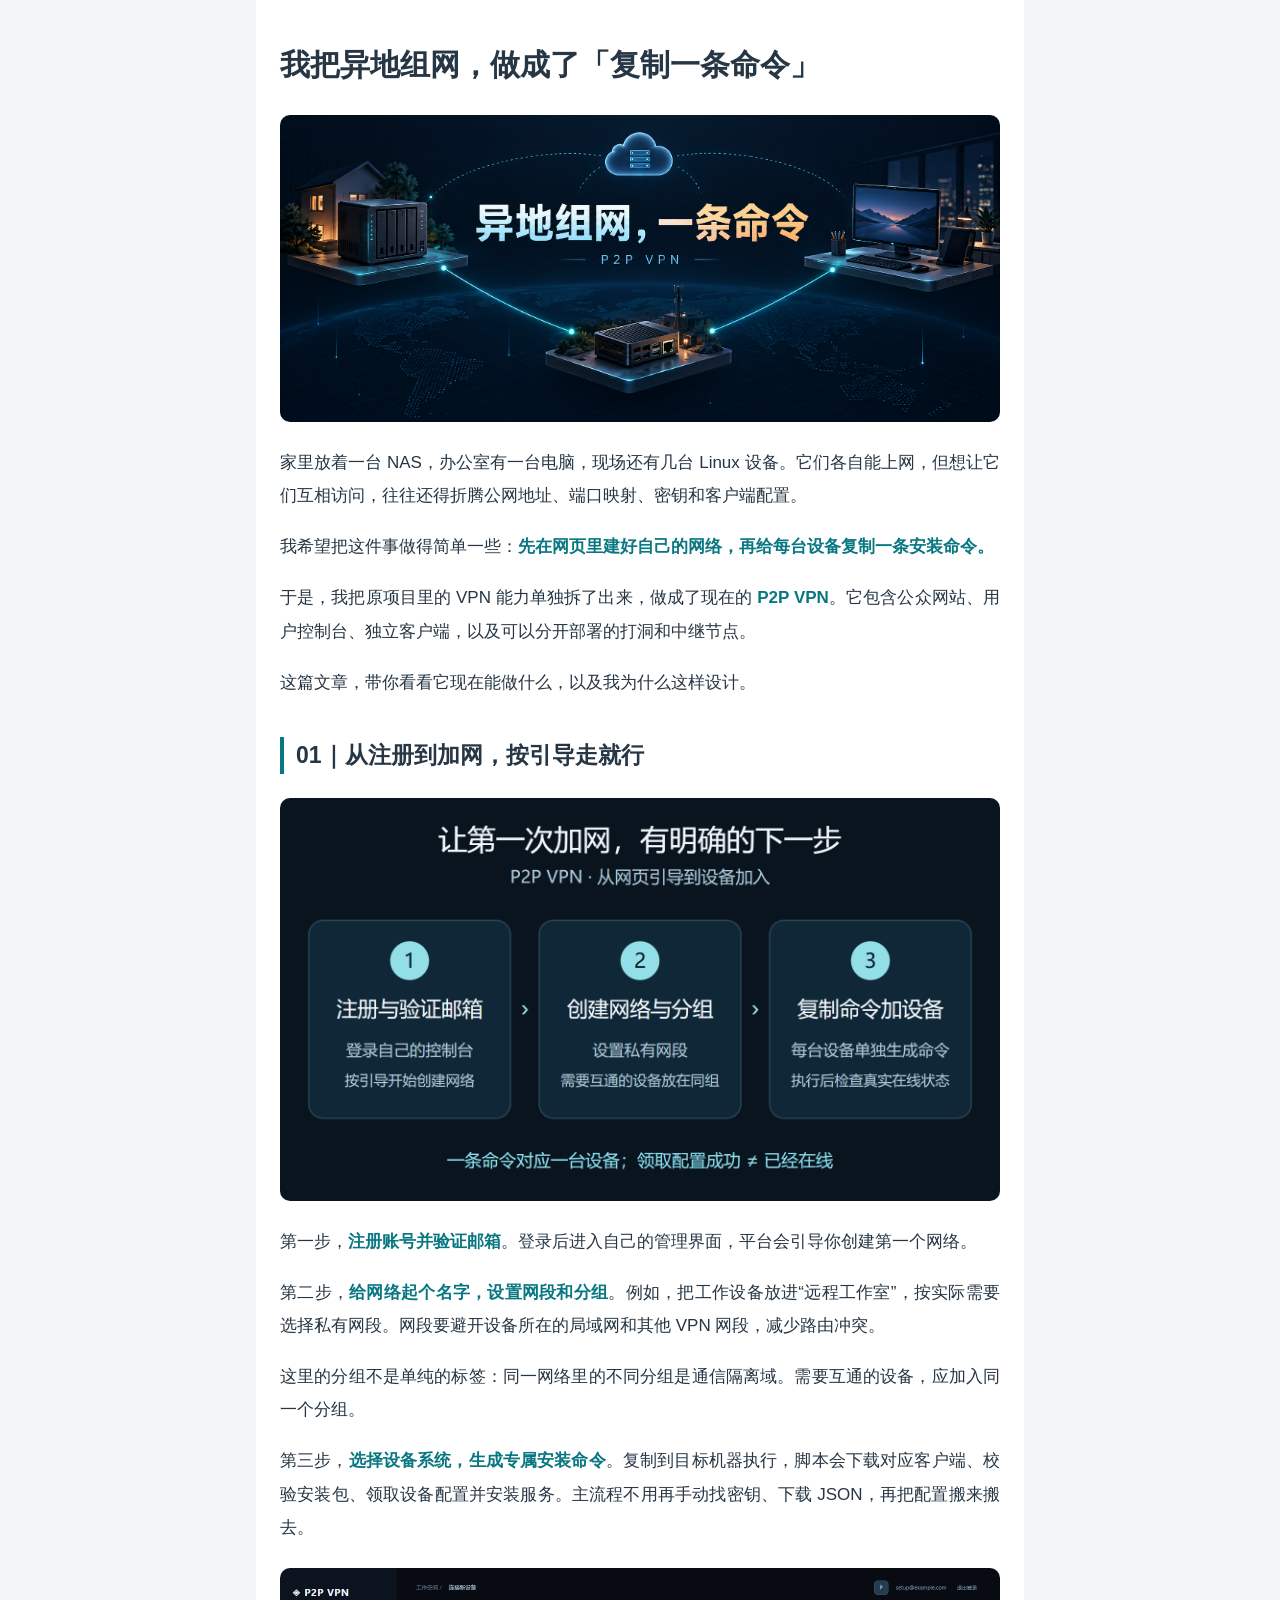
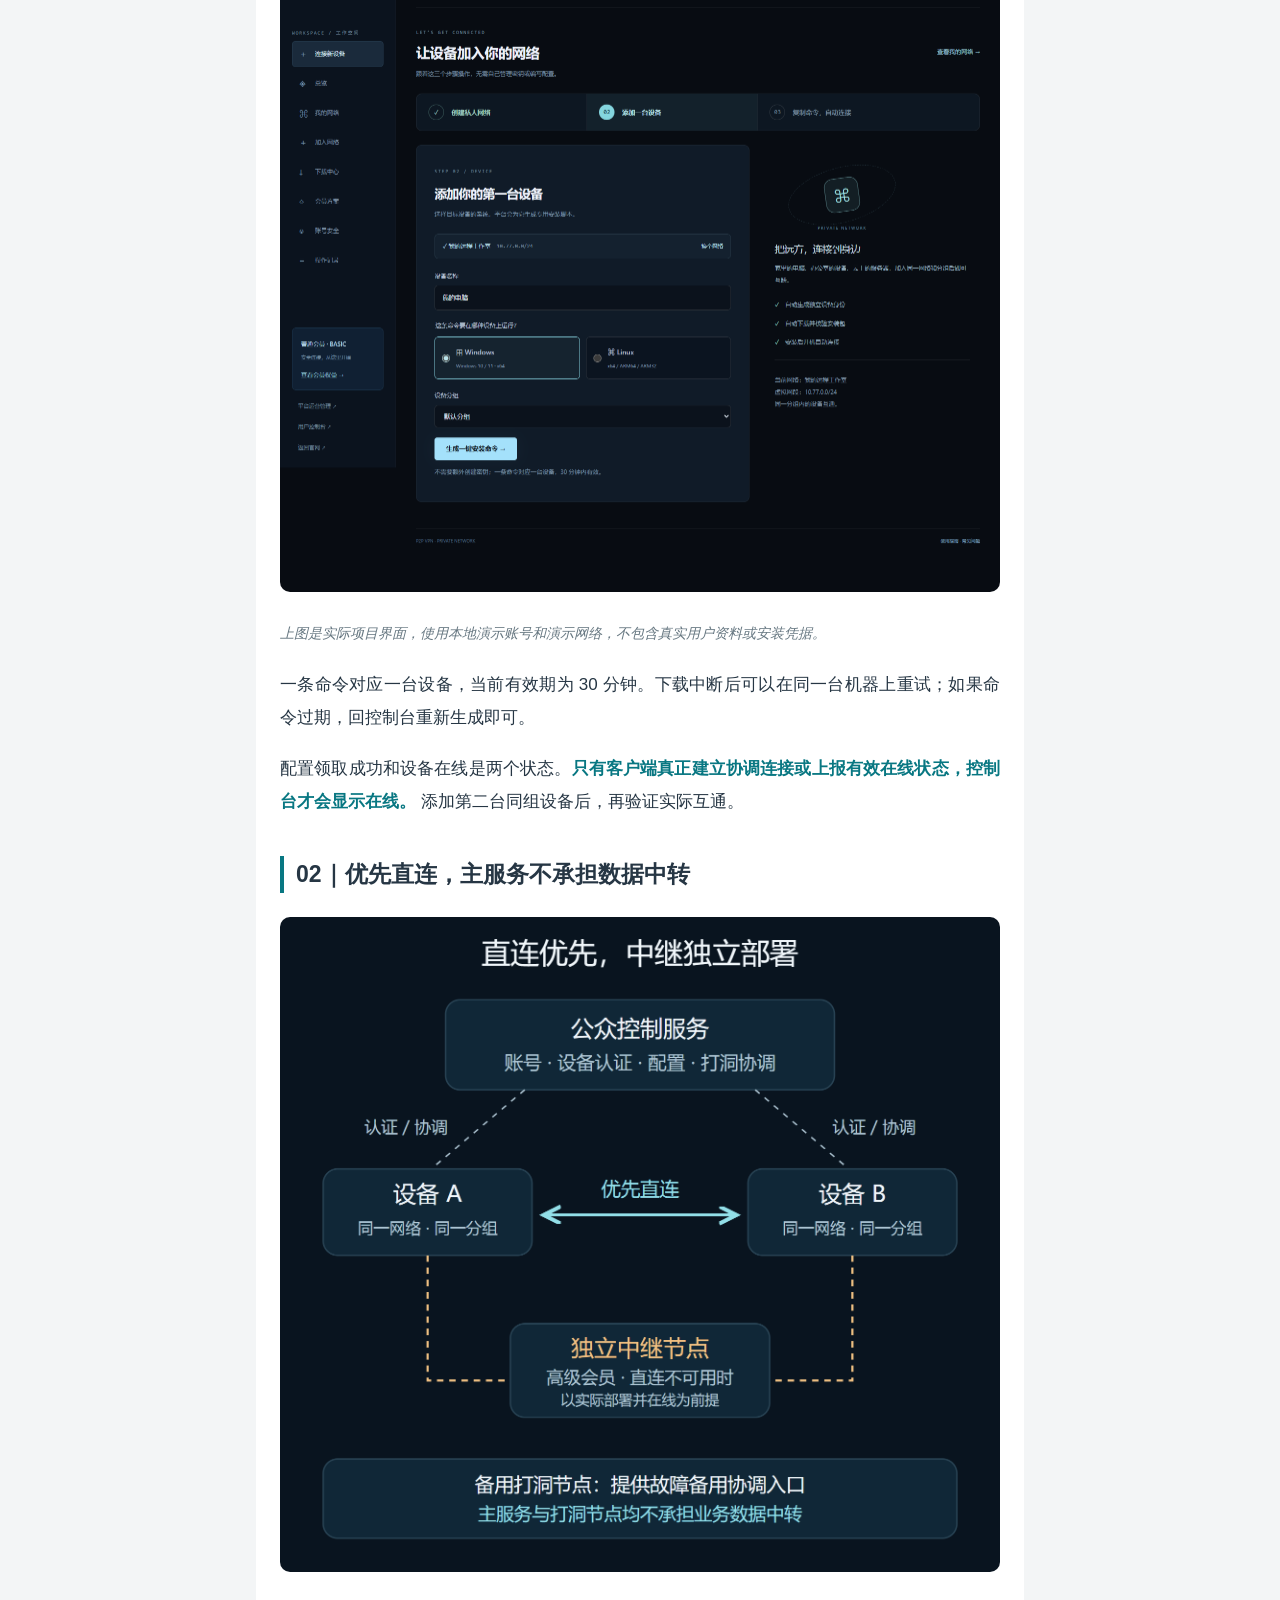
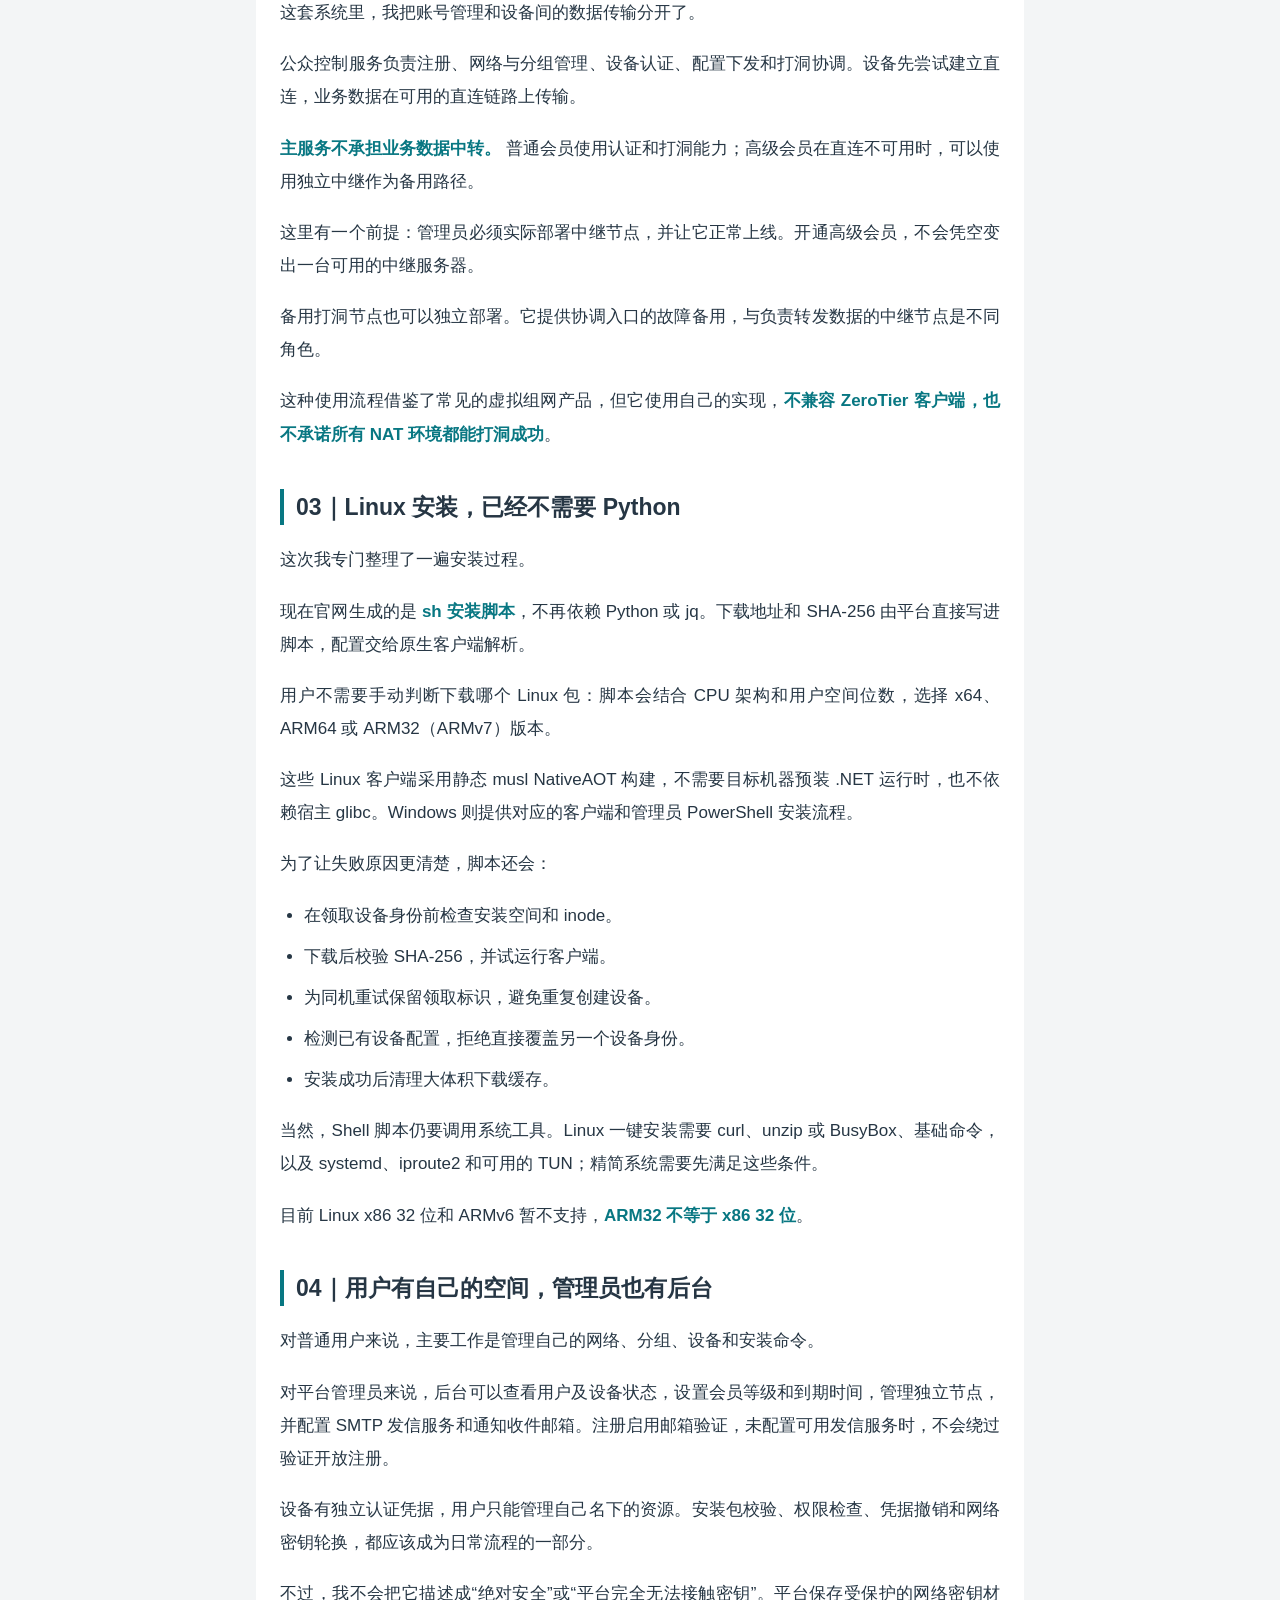
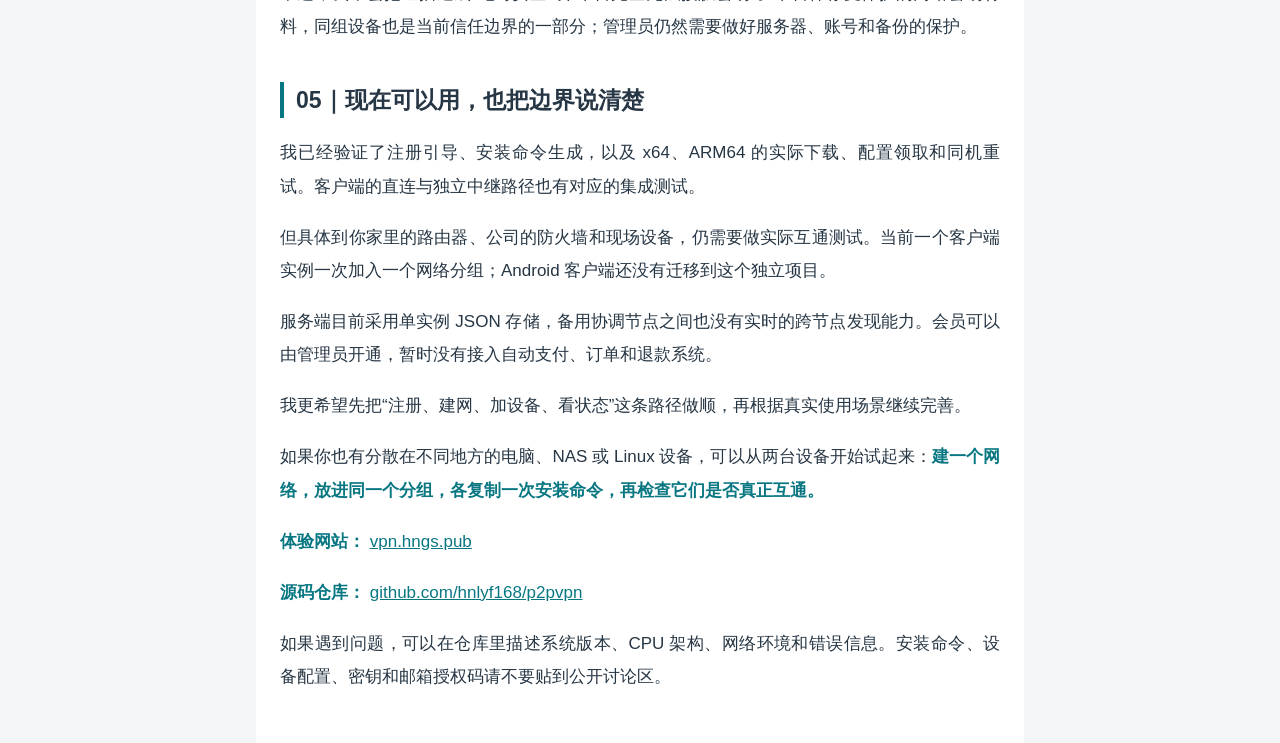
<file: docs/wechat/预览.html>
<!doctype html><html lang="zh-CN"><head><meta charset="utf-8"><meta name="viewport" content="width=device-width,initial-scale=1"><title>公众号文章预览 · P2P VPN</title></head><body style="margin:0;background:#f3f5f6"><article style="max-width:720px;margin:0 auto;background:white;padding:32px 24px;color:#263644;font:17px/1.95 'Microsoft YaHei',sans-serif;overflow-wrap:anywhere"><h1 style="font-size:30px;line-height:1.5;margin:10px 0 28px">我把异地组网，做成了「复制一条命令」</h1><figure style="margin:24px 0"><img src="images/01-cover.png" alt="异地组网，一条命令：P2P VPN" style="width:100%;height:auto;display:block;border-radius:10px"/></figure><p style="margin:18px 0;text-align:justify">家里放着一台 NAS，办公室有一台电脑，现场还有几台 Linux 设备。它们各自能上网，但想让它们互相访问，往往还得折腾公网地址、端口映射、密钥和客户端配置。</p><p style="margin:18px 0;text-align:justify">我希望把这件事做得简单一些：<strong style="color:#087782">先在网页里建好自己的网络，再给每台设备复制一条安装命令。</strong></p><p style="margin:18px 0;text-align:justify">于是，我把原项目里的 VPN 能力单独拆了出来，做成了现在的 <strong style="color:#087782">P2P VPN</strong>。它包含公众网站、用户控制台、独立客户端，以及可以分开部署的打洞和中继节点。</p><p style="margin:18px 0;text-align:justify">这篇文章，带你看看它现在能做什么，以及我为什么这样设计。</p><h2 style="font-size:23px;line-height:1.6;border-left:4px solid #087782;padding-left:12px;margin:38px 0 18px">01｜从注册到加网，按引导走就行</h2><figure style="margin:24px 0"><img src="images/02-steps.png" alt="注册、创建网络、添加设备的三步流程" style="width:100%;height:auto;display:block;border-radius:10px"/></figure><p style="margin:18px 0;text-align:justify">第一步，<strong style="color:#087782">注册账号并验证邮箱</strong>。登录后进入自己的管理界面，平台会引导你创建第一个网络。</p><p style="margin:18px 0;text-align:justify">第二步，<strong style="color:#087782">给网络起个名字，设置网段和分组</strong>。例如，把工作设备放进“远程工作室”，按实际需要选择私有网段。网段要避开设备所在的局域网和其他 VPN 网段，减少路由冲突。</p><p style="margin:18px 0;text-align:justify">这里的分组不是单纯的标签：同一网络里的不同分组是通信隔离域。需要互通的设备，应加入同一个分组。</p><p style="margin:18px 0;text-align:justify">第三步，<strong style="color:#087782">选择设备系统，生成专属安装命令</strong>。复制到目标机器执行，脚本会下载对应客户端、校验安装包、领取设备配置并安装服务。主流程不用再手动找密钥、下载 JSON，再把配置搬来搬去。</p><figure style="margin:24px 0"><img src="images/04-onboarding.png" alt="添加设备的实际控制台界面，使用本地演示账号" style="width:100%;height:auto;display:block;border-radius:10px"/></figure><p style="margin:18px 0;text-align:justify"><em style="font-size:14px;color:#667781">上图是实际项目界面，使用本地演示账号和演示网络，不包含真实用户资料或安装凭据。</em></p><p style="margin:18px 0;text-align:justify">一条命令对应一台设备，当前有效期为 30 分钟。下载中断后可以在同一台机器上重试；如果命令过期，回控制台重新生成即可。</p><p style="margin:18px 0;text-align:justify">配置领取成功和设备在线是两个状态。<strong style="color:#087782">只有客户端真正建立协调连接或上报有效在线状态，控制台才会显示在线。</strong> 添加第二台同组设备后，再验证实际互通。</p><h2 style="font-size:23px;line-height:1.6;border-left:4px solid #087782;padding-left:12px;margin:38px 0 18px">02｜优先直连，主服务不承担数据中转</h2><figure style="margin:24px 0"><img src="images/03-architecture.png" alt="控制服务、设备直连、独立中继与备用打洞的关系" style="width:100%;height:auto;display:block;border-radius:10px"/></figure><p style="margin:18px 0;text-align:justify">这套系统里，我把账号管理和设备间的数据传输分开了。</p><p style="margin:18px 0;text-align:justify">公众控制服务负责注册、网络与分组管理、设备认证、配置下发和打洞协调。设备先尝试建立直连，业务数据在可用的直连链路上传输。</p><p style="margin:18px 0;text-align:justify"><strong style="color:#087782">主服务不承担业务数据中转。</strong> 普通会员使用认证和打洞能力；高级会员在直连不可用时，可以使用独立中继作为备用路径。</p><p style="margin:18px 0;text-align:justify">这里有一个前提：管理员必须实际部署中继节点，并让它正常上线。开通高级会员，不会凭空变出一台可用的中继服务器。</p><p style="margin:18px 0;text-align:justify">备用打洞节点也可以独立部署。它提供协调入口的故障备用，与负责转发数据的中继节点是不同角色。</p><p style="margin:18px 0;text-align:justify">这种使用流程借鉴了常见的虚拟组网产品，但它使用自己的实现，<strong style="color:#087782">不兼容 ZeroTier 客户端，也不承诺所有 NAT 环境都能打洞成功</strong>。</p><h2 style="font-size:23px;line-height:1.6;border-left:4px solid #087782;padding-left:12px;margin:38px 0 18px">03｜Linux 安装，已经不需要 Python</h2><p style="margin:18px 0;text-align:justify">这次我专门整理了一遍安装过程。</p><p style="margin:18px 0;text-align:justify">现在官网生成的是 <strong style="color:#087782">sh 安装脚本</strong>，不再依赖 Python 或 jq。下载地址和 SHA-256 由平台直接写进脚本，配置交给原生客户端解析。</p><p style="margin:18px 0;text-align:justify">用户不需要手动判断下载哪个 Linux 包：脚本会结合 CPU 架构和用户空间位数，选择 x64、ARM64 或 ARM32（ARMv7）版本。</p><p style="margin:18px 0;text-align:justify">这些 Linux 客户端采用静态 musl NativeAOT 构建，不需要目标机器预装 .NET 运行时，也不依赖宿主 glibc。Windows 则提供对应的客户端和管理员 PowerShell 安装流程。</p><p style="margin:18px 0;text-align:justify">为了让失败原因更清楚，脚本还会：</p><ul style="padding-left:24px;margin:18px 0"><li style="margin:8px 0">在领取设备身份前检查安装空间和 inode。</li><li style="margin:8px 0">下载后校验 SHA-256，并试运行客户端。</li><li style="margin:8px 0">为同机重试保留领取标识，避免重复创建设备。</li><li style="margin:8px 0">检测已有设备配置，拒绝直接覆盖另一个设备身份。</li><li style="margin:8px 0">安装成功后清理大体积下载缓存。</li></ul><p style="margin:18px 0;text-align:justify">当然，Shell 脚本仍要调用系统工具。Linux 一键安装需要 curl、unzip 或 BusyBox、基础命令，以及 systemd、iproute2 和可用的 TUN；精简系统需要先满足这些条件。</p><p style="margin:18px 0;text-align:justify">目前 Linux x86 32 位和 ARMv6 暂不支持，<strong style="color:#087782">ARM32 不等于 x86 32 位</strong>。</p><h2 style="font-size:23px;line-height:1.6;border-left:4px solid #087782;padding-left:12px;margin:38px 0 18px">04｜用户有自己的空间，管理员也有后台</h2><p style="margin:18px 0;text-align:justify">对普通用户来说，主要工作是管理自己的网络、分组、设备和安装命令。</p><p style="margin:18px 0;text-align:justify">对平台管理员来说，后台可以查看用户及设备状态，设置会员等级和到期时间，管理独立节点，并配置 SMTP 发信服务和通知收件邮箱。注册启用邮箱验证，未配置可用发信服务时，不会绕过验证开放注册。</p><p style="margin:18px 0;text-align:justify">设备有独立认证凭据，用户只能管理自己名下的资源。安装包校验、权限检查、凭据撤销和网络密钥轮换，都应该成为日常流程的一部分。</p><p style="margin:18px 0;text-align:justify">不过，我不会把它描述成“绝对安全”或“平台完全无法接触密钥”。平台保存受保护的网络密钥材料，同组设备也是当前信任边界的一部分；管理员仍然需要做好服务器、账号和备份的保护。</p><h2 style="font-size:23px;line-height:1.6;border-left:4px solid #087782;padding-left:12px;margin:38px 0 18px">05｜现在可以用，也把边界说清楚</h2><p style="margin:18px 0;text-align:justify">我已经验证了注册引导、安装命令生成，以及 x64、ARM64 的实际下载、配置领取和同机重试。客户端的直连与独立中继路径也有对应的集成测试。</p><p style="margin:18px 0;text-align:justify">但具体到你家里的路由器、公司的防火墙和现场设备，仍需要做实际互通测试。当前一个客户端实例一次加入一个网络分组；Android 客户端还没有迁移到这个独立项目。</p><p style="margin:18px 0;text-align:justify">服务端目前采用单实例 JSON 存储，备用协调节点之间也没有实时的跨节点发现能力。会员可以由管理员开通，暂时没有接入自动支付、订单和退款系统。</p><p style="margin:18px 0;text-align:justify">我更希望先把“注册、建网、加设备、看状态”这条路径做顺，再根据真实使用场景继续完善。</p><p style="margin:18px 0;text-align:justify">如果你也有分散在不同地方的电脑、NAS 或 Linux 设备，可以从两台设备开始试起来：<strong style="color:#087782">建一个网络，放进同一个分组，各复制一次安装命令，再检查它们是否真正互通。</strong></p><p style="margin:18px 0;text-align:justify"><strong style="color:#087782">体验网站：</strong> <a href="https://vpn.hngs.pub" style="color:#087782">vpn.hngs.pub</a></p><p style="margin:18px 0;text-align:justify"><strong style="color:#087782">源码仓库：</strong> <a href="https://github.com/hnlyf168/p2pvpn" style="color:#087782">github.com/hnlyf168/p2pvpn</a></p><p style="margin:18px 0;text-align:justify">如果遇到问题，可以在仓库里描述系统版本、CPU 架构、网络环境和错误信息。安装命令、设备配置、密钥和邮箱授权码请不要贴到公开讨论区。</p></article></body></html>
</file>
